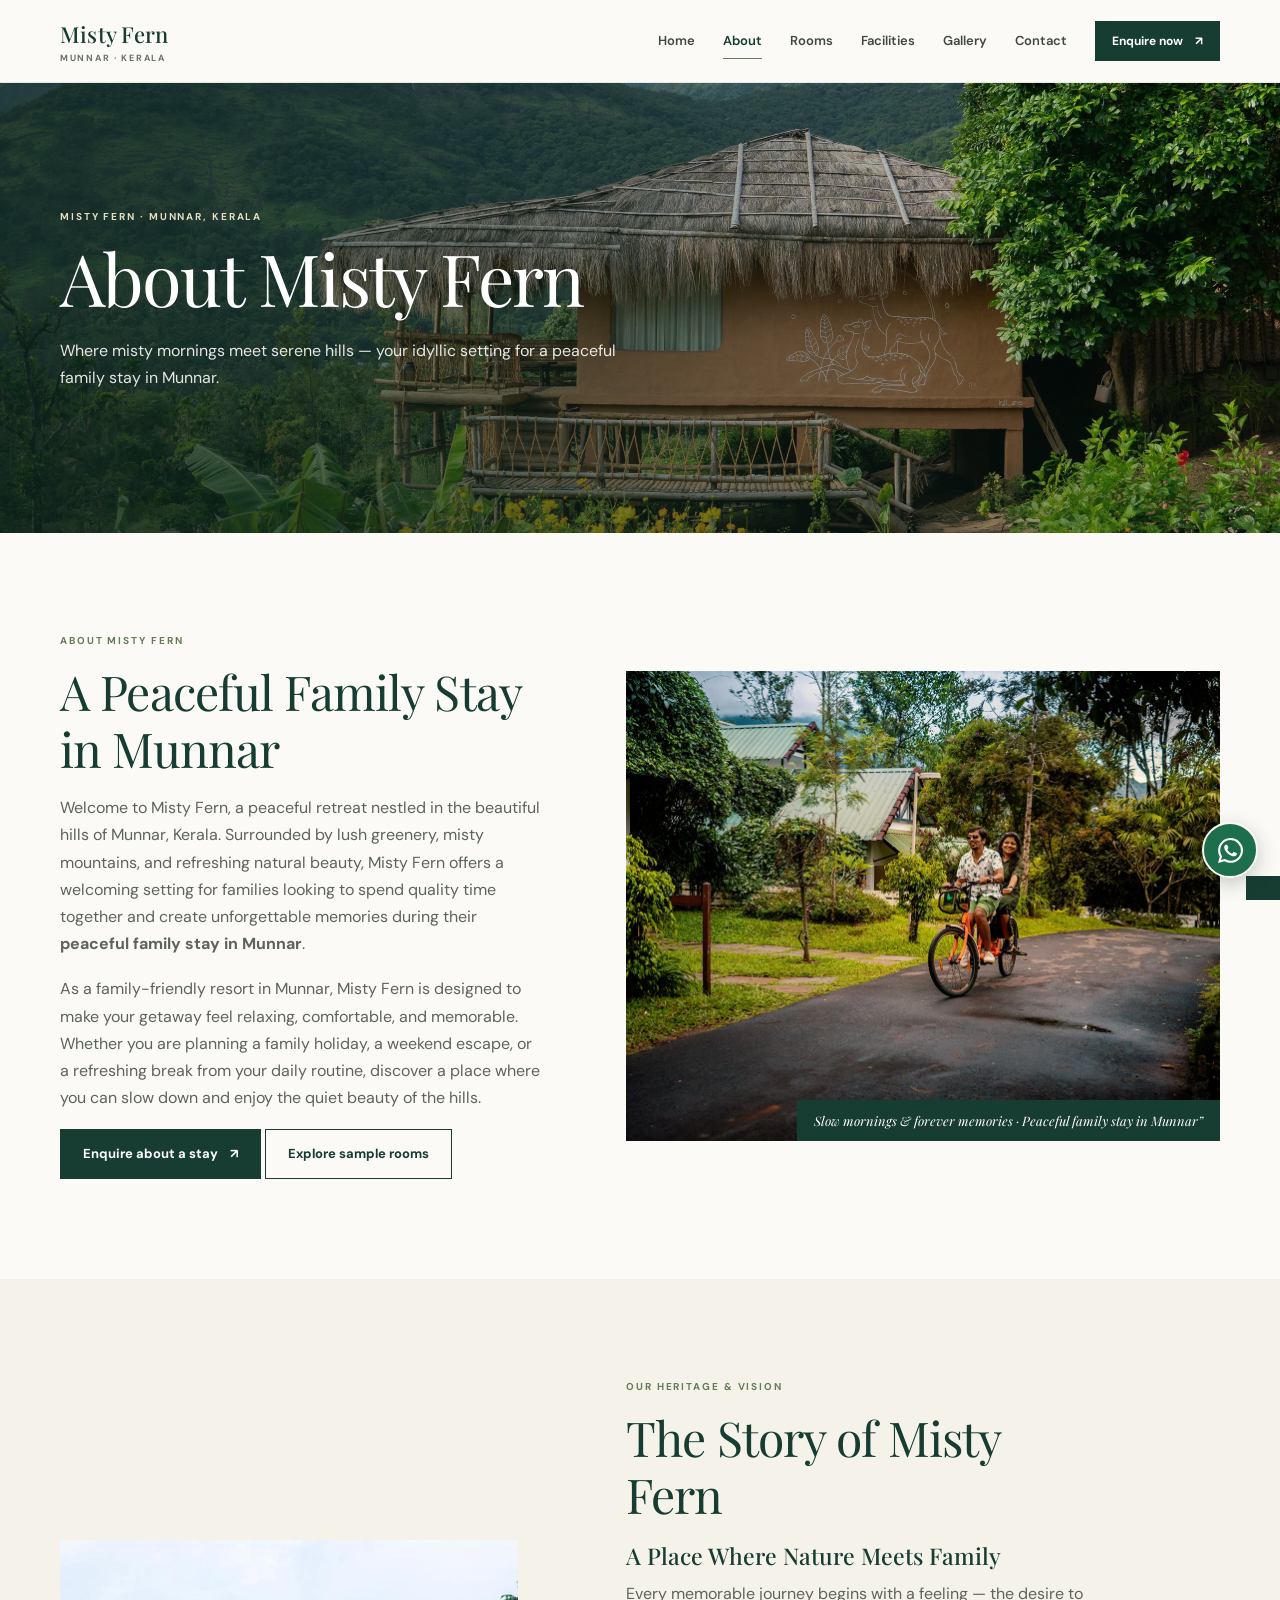
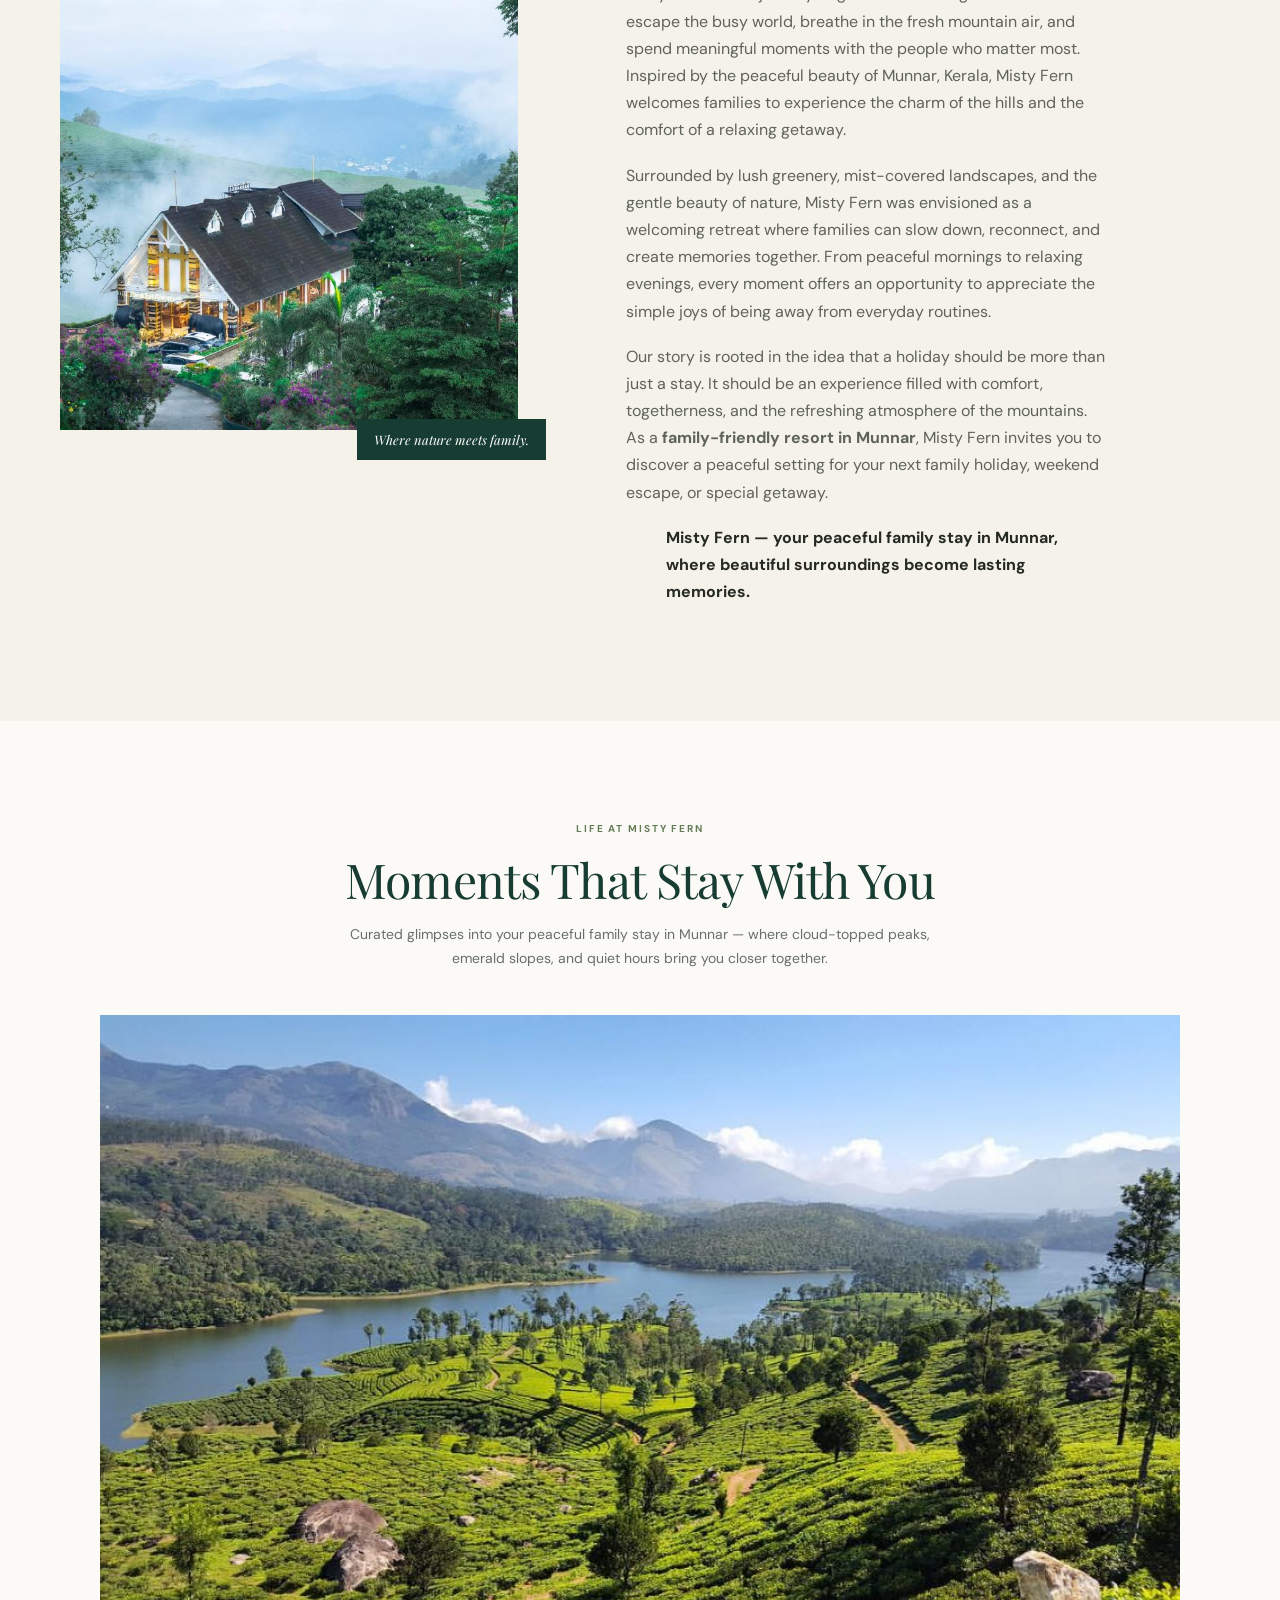
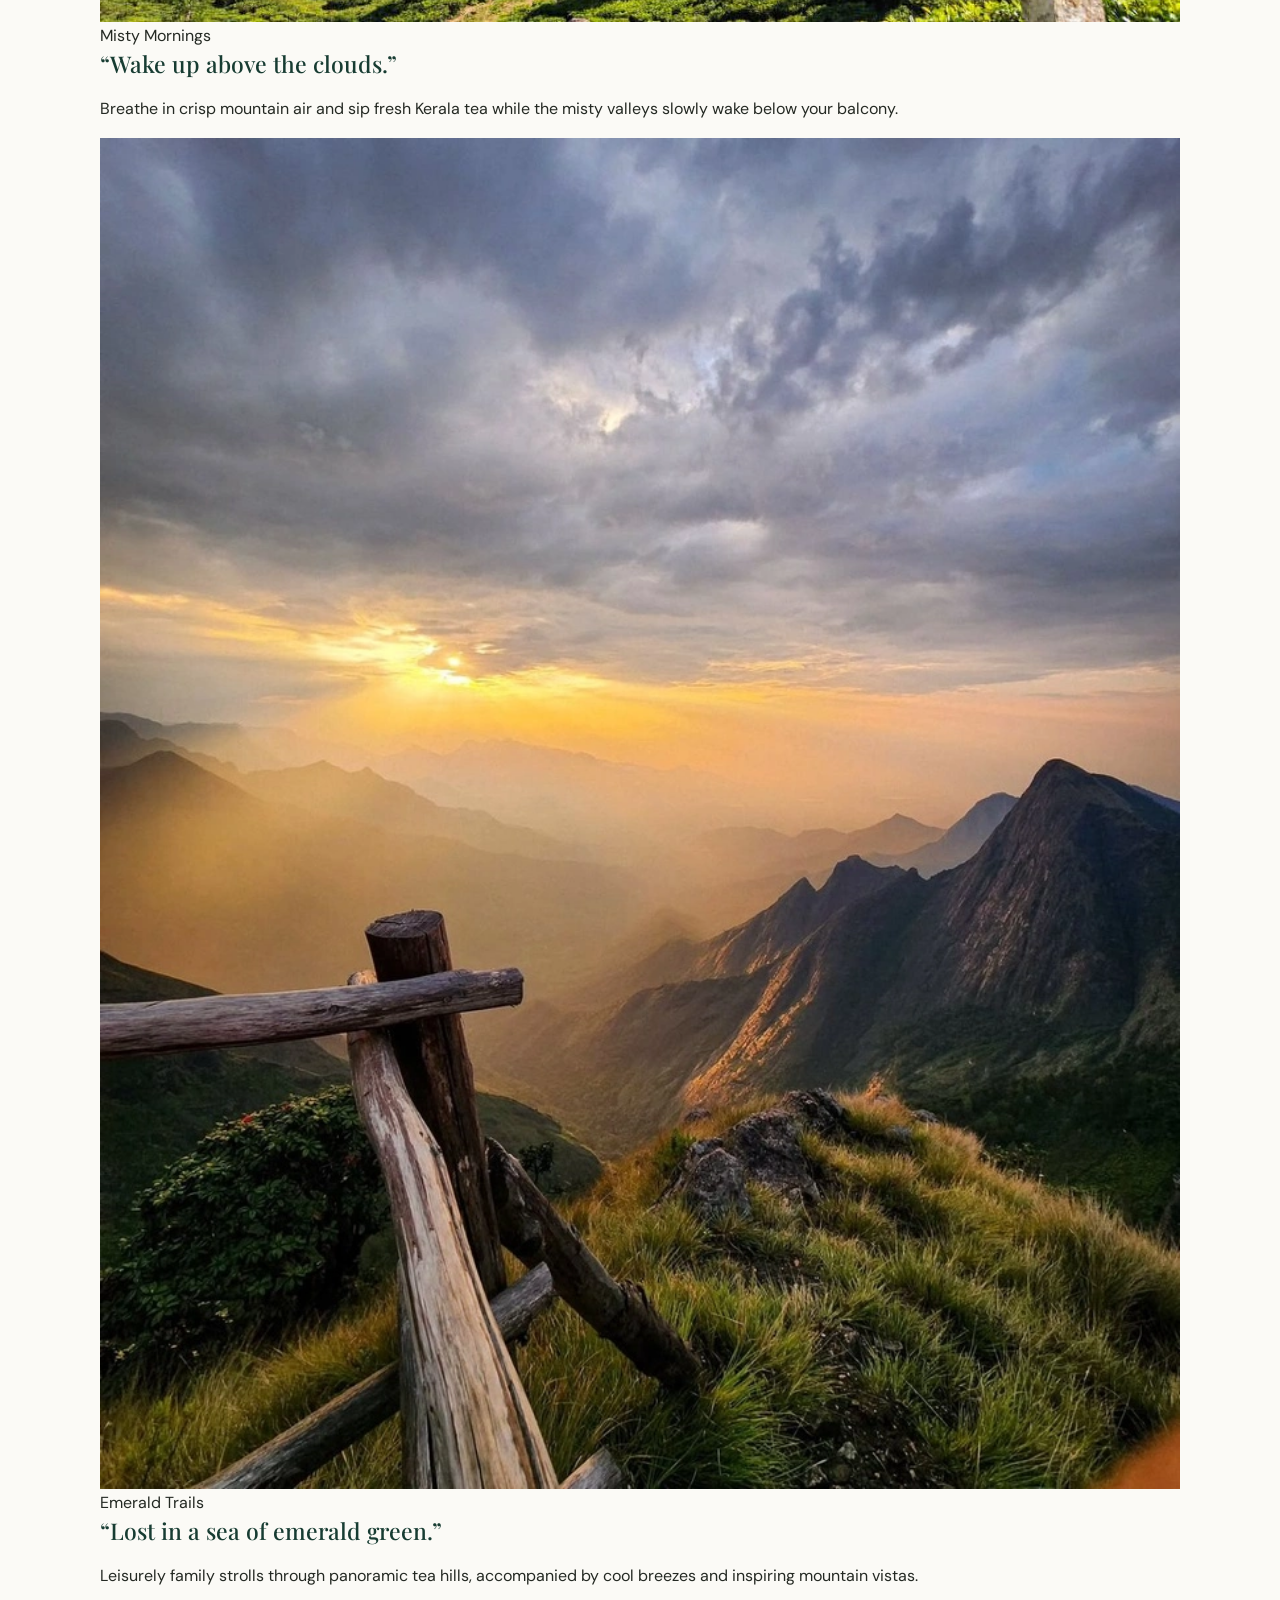
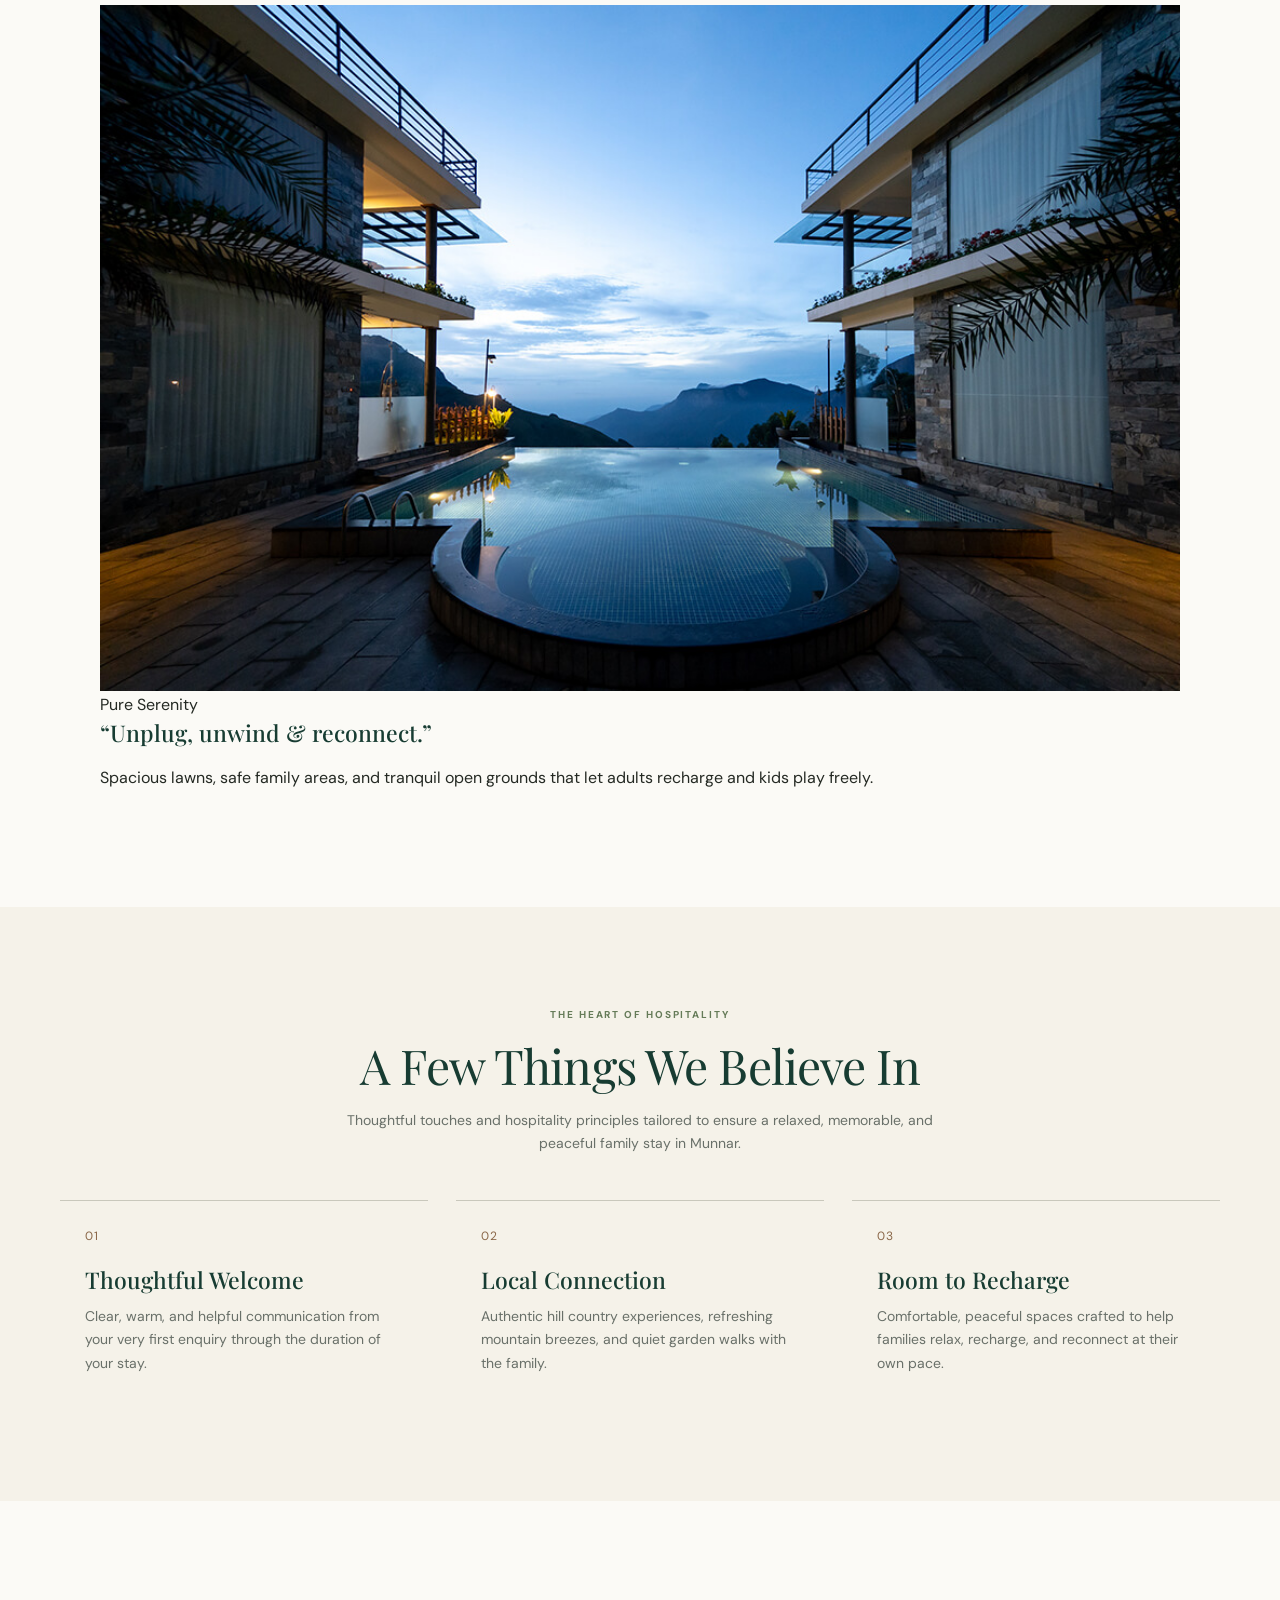
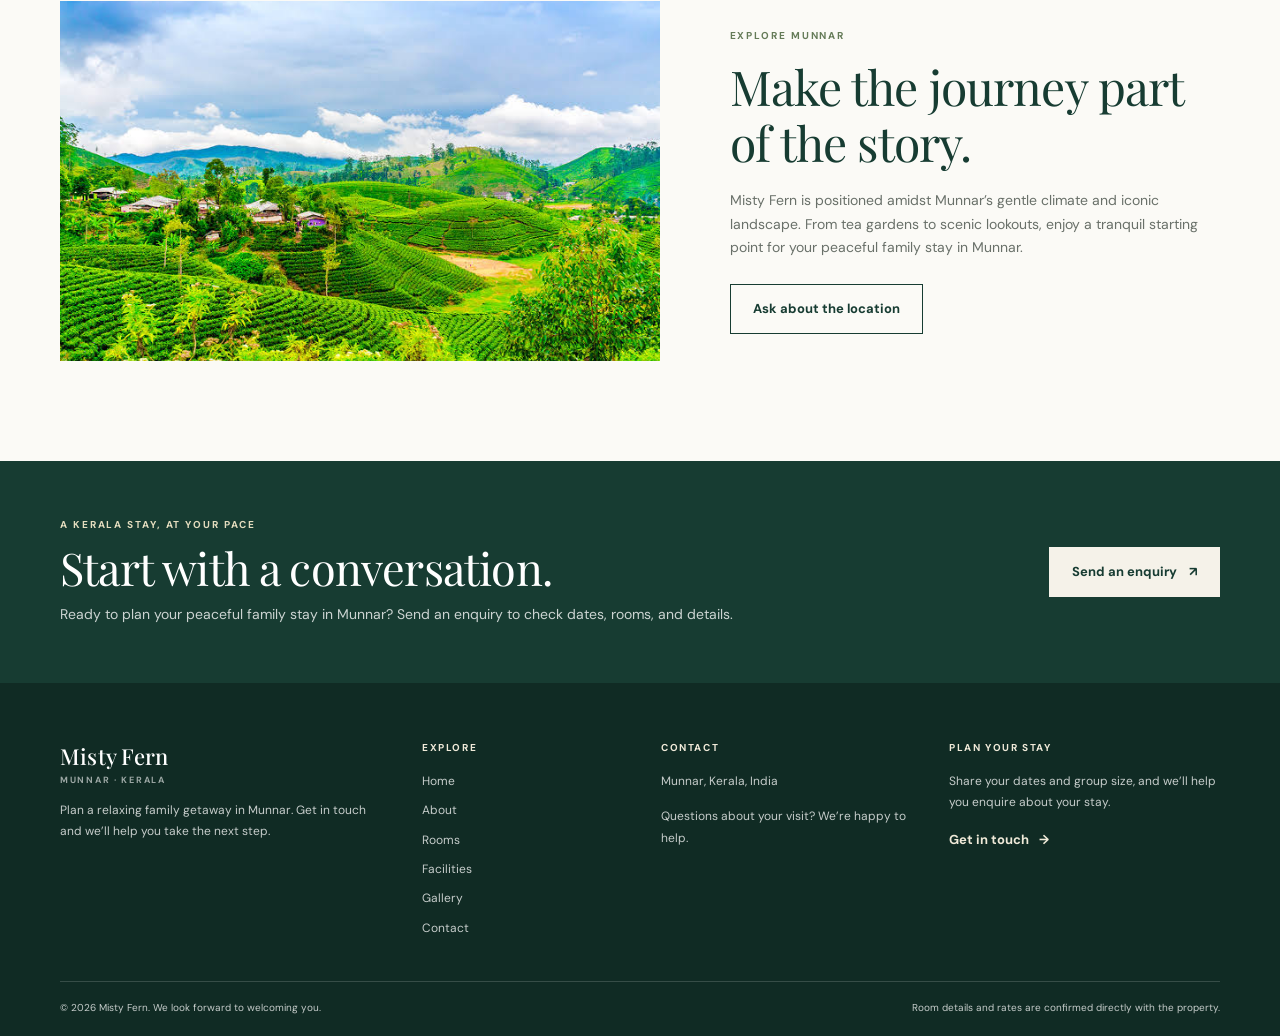
<file: about.html>
<!doctype html>
<html lang="en">

<head>
  <!-- Google tag (gtag.js) -->
  <script async src="https://www.googletagmanager.com/gtag/js?id=G-NYLX27RBE4"></script>
  <script>
    window.dataLayer = window.dataLayer || [];
    function gtag() { dataLayer.push(arguments); }
    gtag('js', new Date());

    gtag('config', 'G-NYLX27RBE4');
  </script>
  <link rel="canonical" href="https://nithinvs4554-ai.github.io/munnar-resorts/about" />
  <meta charset="utf-8">
  <meta name="viewport" content="width=device-width, initial-scale=1">
  <meta name="theme-color" content="#173c32">
  <title>Peaceful Family Stay in Munnar | About Misty Fern Resort</title>
  <meta name="description"
    content="Discover Misty Fern, a peaceful family stay in Munnar, Kerala. Experience misty mountain views, quiet nature trails, and a truly peaceful family stay in Munnar.">
  <meta property="og:type" content="website">
  <meta property="og:title" content="About Misty Fern | Peaceful Family Stay in Munnar">
  <meta property="og:description"
    content="Surrounded by lush greenery and misty hills, Misty Fern offers the ideal setting for a peaceful family stay in Munnar. Enquire today.">
  <meta property="og:image"
    content="https://images.unsplash.com/photo-1448375240586-882707db888b?auto=format&fit=crop&w=1200&q=80">
  <link rel="icon" href="favicon.svg" type="image/svg+xml">
  <link rel="stylesheet" href="styles.css">
  <script src="config.js" defer></script>
  <script src="main.js" defer></script>
</head>

<body>
  <a class="skip-link" href="#main">Skip to content</a>
  <div id="site-header"></div>

  <main id="main">
    <!-- Hero Section -->
    <section class="page-hero">
      <img src="images/Cover.webp" alt="peaceful family stay in munnar" fetchpriority="high">
      <div class="page-hero-overlay"></div>
      <div class="container page-hero-content">
        <p class="eyebrow light">MISTY FERN · MUNNAR, KERALA</p>
        <h1>About Misty Fern</h1>
        <p>Where misty mornings meet serene hills — your idyllic setting for a peaceful family stay in Munnar.</p>
      </div>
    </section>

    <!-- Split Intro Section -->
    <section class="section-pad container split-section">
      <div class="split-copy">
        <p class="eyebrow">ABOUT MISTY FERN</p>
        <h2>A Peaceful Family Stay  in Munnar</h2>
        <p>Welcome to Misty Fern, a peaceful retreat nestled in the beautiful hills of Munnar, Kerala. Surrounded by lush greenery, misty mountains, and refreshing natural beauty, Misty Fern offers a welcoming setting for families looking to spend quality time together and create unforgettable memories during their <strong>peaceful family stay in Munnar</strong>.</p>
        <p>As a family-friendly resort in Munnar, Misty Fern is designed to make your getaway feel relaxing, comfortable, and memorable. Whether you are planning a family holiday, a weekend escape, or a refreshing break from your daily routine, discover a place where you can slow down and enjoy the quiet beauty of the hills.</p>
       
          <a class="button" href="contact.html#enquiry">Enquire about a stay <span aria-hidden="true">↗</span></a>
          <a class="button button-outline" href="rooms.html">Explore sample rooms</a>
        </div>
      </div>
      <div class="split-image">
        <img src="images/family.webp" alt="Family enjoying a leisurely bike ride outdoors during a peaceful family stay in Munnar at Misty Fern resort" loading="lazy">
        <span class="image-caption"> Slow mornings &amp; forever memories · Peaceful family stay in Munnar&rdquo;</span>
      </div>
    </section>

    <!-- The Story of Misty Fern Section -->
    <section class="soft-section section-pad">
      <div class="container split-section split-section-reverse">
        <div class="intro-photo photo-frame">
          <img src="images/hero image.jpg" alt="Panoramic view of misty mountains and emerald hills in Munnar, Kerala" loading="lazy">
          <span class="photo-caption">Where nature meets family.</span>
        </div>
        <div class="split-copy">
          <p class="eyebrow">OUR HERITAGE &amp; VISION</p>
          <h2>The Story of Misty Fern</h2>
          <h3 class="story-subheading">A Place Where Nature Meets Family</h3>
          <p>Every memorable journey begins with a feeling — the desire to escape the busy world, breathe in the fresh mountain air, and spend meaningful moments with the people who matter most. Inspired by the peaceful beauty of Munnar, Kerala, Misty Fern welcomes families to experience the charm of the hills and the comfort of a relaxing getaway.</p>
          <p>Surrounded by lush greenery, mist-covered landscapes, and the gentle beauty of nature, Misty Fern was envisioned as a welcoming retreat where families can slow down, reconnect, and create memories together. From peaceful mornings to relaxing evenings, every moment offers an opportunity to appreciate the simple joys of being away from everyday routines.</p>
          <p>Our story is rooted in the idea that a holiday should be more than just a stay. It should be an experience filled with comfort, togetherness, and the refreshing atmosphere of the mountains. As a <strong>family-friendly resort in Munnar</strong>, Misty Fern invites you to discover a peaceful setting for your next family holiday, weekend escape, or special getaway.</p>
         
          <blockquote class="story-highlight">
            <strong>Misty Fern — your peaceful family stay in Munnar, where beautiful surroundings become lasting memories.</strong>
          </blockquote>
        </div>
      </div>
    </section>

    <!-- Visual Story / Moments Gallery Section -->
    <section class="section-pad container">
      <div class="center-heading">
        <p class="eyebrow">LIFE AT MISTY FERN</p>
        <h2>Moments That Stay With You</h2>
        <p>Curated glimpses into your peaceful family stay in Munnar — where cloud-topped peaks, emerald slopes, and quiet hours bring you closer together.</p>
      </div>
      <div class="story-grid">
        <figure class="story-card">
          <div class="story-media">
            <img src="images/1ST IMAGE.jpg" alt="Cozy hillside cottage surrounded by lush tea garden greenery during a peaceful family stay in Munnar" loading="lazy">
            <span class="story-badge">Misty Mornings</span>
          </div>
          <figcaption class="story-caption">
            <h3>&ldquo;Wake up above the clouds.&rdquo;</h3>
            <p>Breathe in crisp mountain air and sip fresh Kerala tea while the misty valleys slowly wake below your balcony.</p>
          </figcaption>
        </figure>

        <figure class="story-card">
          <div class="story-media">
            <img src="images/2nd image.webp" alt="Scenic tea plantations and winding green slopes in Munnar Kerala" loading="lazy">
            <span class="story-badge">Emerald Trails</span>
          </div>
          <figcaption class="story-caption">
            <h3>&ldquo;Lost in a sea of emerald green.&rdquo;</h3>
            <p>Leisurely family strolls through panoramic tea hills, accompanied by cool breezes and inspiring mountain vistas.</p>
          </figcaption>
        </figure>

        <figure class="story-card">
          <div class="story-media">
            <img src="images/facilities.jpg" alt="Peaceful outdoor lawn and resort facilities at Misty Fern family resort in Munnar" loading="lazy">
            <span class="story-badge">Pure Serenity</span>
          </div>
          <figcaption class="story-caption">
            <h3>&ldquo;Unplug, unwind &amp; reconnect.&rdquo;</h3>
            <p>Spacious lawns, safe family areas, and tranquil open grounds that let adults recharge and kids play freely.</p>
          </figcaption>
        </figure>
      </div>
    </section>

    <!-- Hospitality Values Section -->
    <section class="soft-section section-pad">
      <div class="container">
        <div class="center-heading">
          <p class="eyebrow">THE HEART OF HOSPITALITY</p>
          <h2>A Few Things We Believe In</h2>
          <p>Thoughtful touches and hospitality principles tailored to ensure a relaxed, memorable, and peaceful family stay in Munnar.</p>
        </div>
        <div class="belief-grid">
          <article>
            <span>01</span>
            <h3>Thoughtful Welcome</h3>
            <p>Clear, warm, and helpful communication from your very first enquiry through the duration of your stay.</p>
          </article>
          <article>
            <span>02</span>
            <h3>Local Connection</h3>
            <p>Authentic hill country experiences, refreshing mountain breezes, and quiet garden walks with the family.</p>
          </article>
          <article>
            <span>03</span>
            <h3>Room to Recharge</h3>
            <p>Comfortable, peaceful spaces crafted to help families relax, recharge, and reconnect at their own pace.</p>
          </article>
        </div>
      </div>
    </section>

    <!-- Explore Munnar Nearby Section -->
    <section class="section-pad container nearby-section">
      <div class="nearby-image">
        <img src="images/2nd image.jpg" alt="Mist-covered hills and reflective lake in Munnar, Kerala" loading="lazy">
        <span class="image-caption"> </span>
      </div>
      <div>
        <p class="eyebrow">EXPLORE MUNNAR</p>
        <h2>Make the journey part of the story.</h2>
        <p>Misty Fern is positioned amidst Munnar’s gentle climate and iconic landscape. From tea gardens to scenic lookouts, enjoy a tranquil starting point for your peaceful family stay in Munnar.</p>
        <a class="button button-outline" href="contact.html#enquiry">Ask about the location</a>
      </div>
    </section>

    <!-- Call to Action Banner -->
    <section class="booking-strip">
      <div class="container booking-strip-inner">
        <div>
          <p class="eyebrow light">A KERALA STAY, AT YOUR PACE</p>
          <h2>Start with a conversation.</h2>
          <p>Ready to plan your peaceful family stay in Munnar? Send an enquiry to check dates, rooms, and details.</p>
        </div>
        <a class="button button-light" href="contact.html#enquiry">Send an enquiry <span aria-hidden="true">↗</span></a>
      </div>
    </section>
  </main>

  <div id="site-footer"></div>
</body>

</html>
</file>
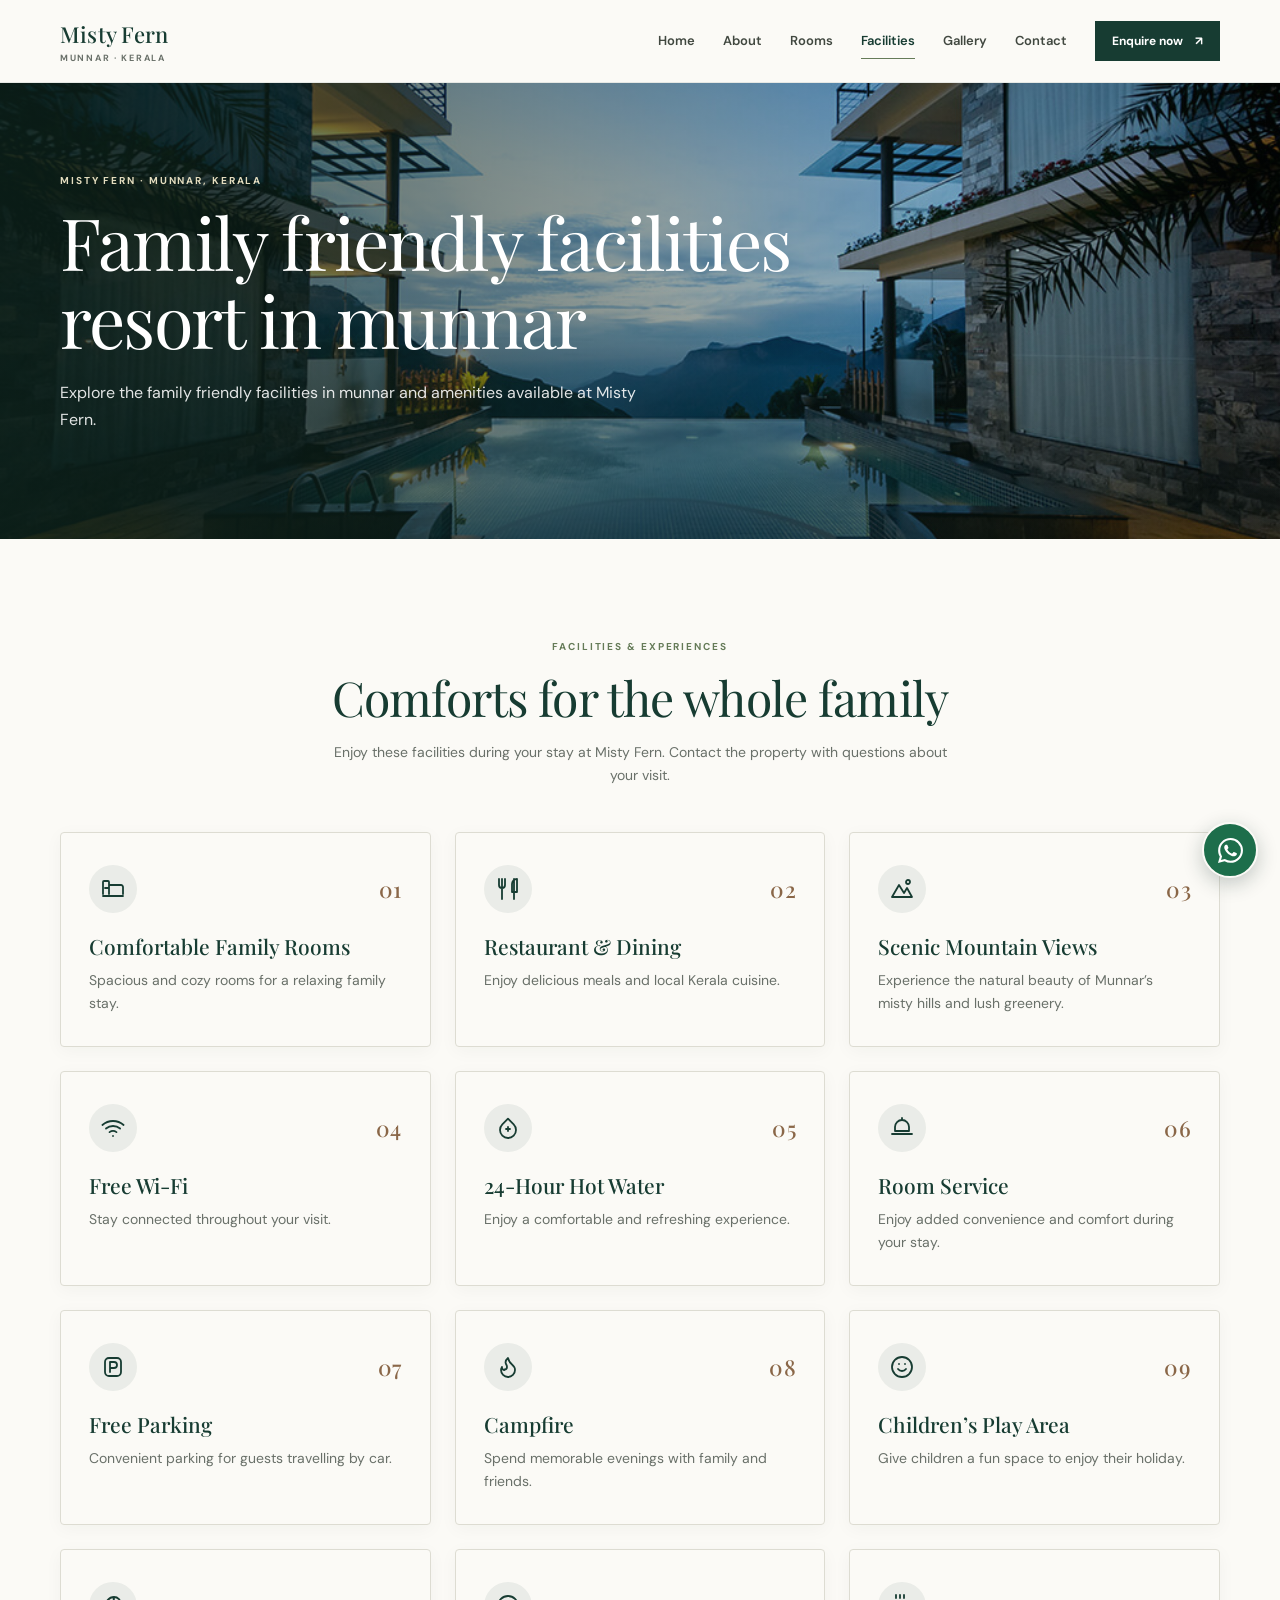
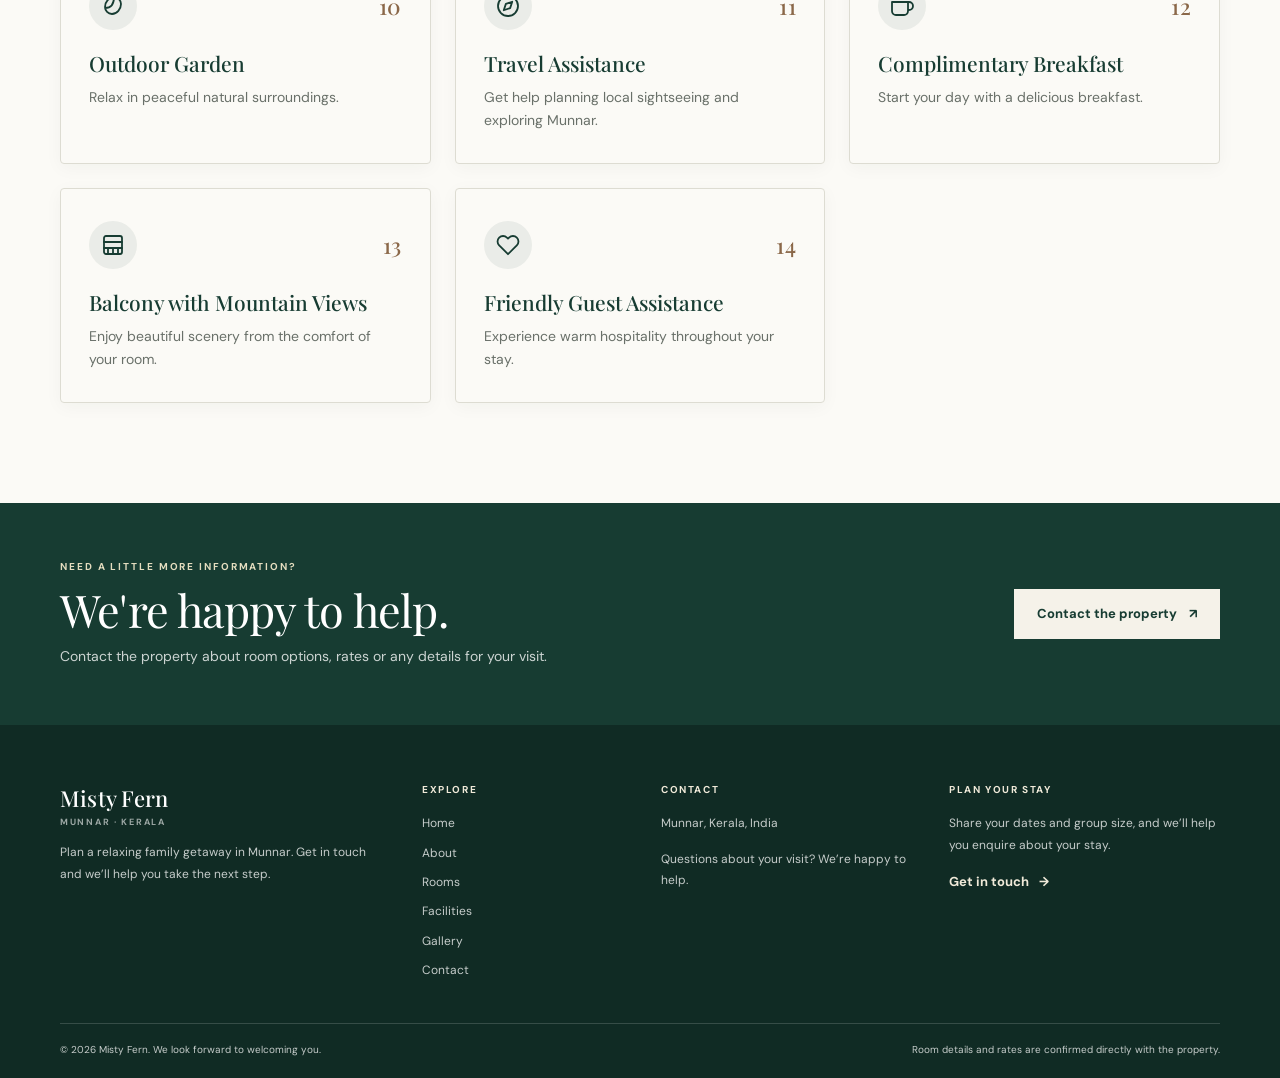
<file: facilities.html>
<!doctype html>
<html lang="en">
<head>
  <link rel="canonical" href="https://nithinvs4554-ai.github.io/munnar-resorts/facilities" />
  <meta charset="utf-8"><meta name="viewport" content="width=device-width, initial-scale=1"><meta name="theme-color" content="#173c32">
  <title>Family freindly facilities| Misty Fern, Munnar</title>
  <meta name="description" content="Explore confirmed family freindly facilities at Misty Fern in Munnar, including dining, Wi-Fi, parking, garden space and travel assistance.">
  <meta property="og:type" content="website"><meta property="og:title" content="Facilities | Misty Fern, Munnar"><meta property="og:description" content="Explore the family facilities available at Misty Fern in Munnar, Kerala."><meta property="og:image" content="https://images.unsplash.com/photo-1448375240586-882707db888b?auto=format&fit=crop&w=1200&q=80">
  <link rel="icon" href="favicon.svg" type="image/svg+xml"><link rel="stylesheet" href="styles.css"><script src="config.js" defer></script><script src="main.js" defer></script>
</head>
<body><a class="skip-link" href="#main">Skip to content</a><div id="site-header"></div>
<main id="main">
  <section class="page-hero"><img src="images/facilities.jpg" alt="A green forest canopy" fetchpriority="high"><div class="page-hero-overlay"></div><div class="container page-hero-content"><p class="eyebrow light">MISTY FERN · MUNNAR, KERALA</p><h1>Family friendly facilities resort in munnar</h1><p>Explore the family friendly facilities in munnar and amenities available at Misty Fern.</p></div></section>
  <section class="section-pad container"><div class="center-heading"><p class="eyebrow">FACILITIES &amp; EXPERIENCES</p><h2>Comforts for the whole family</h2><p>Enjoy these facilities during your stay at Misty Fern. Contact the property with questions about your visit.</p></div>
    <div class="confirmed-facilities">
      <article class="confirmed-facility">
        <div class="confirmed-facility-header">
          <div class="facility-icon" aria-hidden="true">
            <svg width="24" height="24" viewBox="0 0 24 24" fill="none" stroke="currentColor" stroke-width="1.8" stroke-linecap="round" stroke-linejoin="round"><path d="M2 19h20M2 17V5a1 1 0 0 1 1-1h4a1 1 0 0 1 1 1v12M22 17v-7a2 2 0 0 0-2-2H8M4 11h4"/></svg>
          </div>
          <span class="facility-num" aria-hidden="true">01</span>
        </div>
        <div class="confirmed-facility-copy">
          <h3>Comfortable Family Rooms</h3>
          <p>Spacious and cozy rooms for a relaxing family stay.</p>
        </div>
      </article>

      <article class="confirmed-facility">
        <div class="confirmed-facility-header">
          <div class="facility-icon" aria-hidden="true">
            <svg width="24" height="24" viewBox="0 0 24 24" fill="none" stroke="currentColor" stroke-width="1.8" stroke-linecap="round" stroke-linejoin="round"><path d="M18 2v20M21 15V2a5 5 0 0 0-5 5v8h5ZM6 2v20M3 2v6a3 3 0 0 0 6 0V2"/></svg>
          </div>
          <span class="facility-num" aria-hidden="true">02</span>
        </div>
        <div class="confirmed-facility-copy">
          <h3>Restaurant &amp; Dining</h3>
          <p>Enjoy delicious meals and local Kerala cuisine.</p>
        </div>
      </article>

      <article class="confirmed-facility">
        <div class="confirmed-facility-header">
          <div class="facility-icon" aria-hidden="true">
            <svg width="24" height="24" viewBox="0 0 24 24" fill="none" stroke="currentColor" stroke-width="1.8" stroke-linecap="round" stroke-linejoin="round"><path d="m2 20 7-12 5 8 3-5 5 9H2Z"/><circle cx="18" cy="5" r="2"/></svg>
          </div>
          <span class="facility-num" aria-hidden="true">03</span>
        </div>
        <div class="confirmed-facility-copy">
          <h3>Scenic Mountain Views</h3>
          <p>Experience the natural beauty of Munnar’s misty hills and lush greenery.</p>
        </div>
      </article>

      <article class="confirmed-facility">
        <div class="confirmed-facility-header">
          <div class="facility-icon" aria-hidden="true">
            <svg width="24" height="24" viewBox="0 0 24 24" fill="none" stroke="currentColor" stroke-width="1.8" stroke-linecap="round" stroke-linejoin="round"><path d="M5 12.55a11 11 0 0 1 14.08 0M1.42 9a16 16 0 0 1 21.16 0M8.53 16.11a6 6 0 0 1 6.95 0M12 20h.01"/></svg>
          </div>
          <span class="facility-num" aria-hidden="true">04</span>
        </div>
        <div class="confirmed-facility-copy">
          <h3>Free Wi-Fi</h3>
          <p>Stay connected throughout your visit.</p>
        </div>
      </article>

      <article class="confirmed-facility">
        <div class="confirmed-facility-header">
          <div class="facility-icon" aria-hidden="true">
            <svg width="24" height="24" viewBox="0 0 24 24" fill="none" stroke="currentColor" stroke-width="1.8" stroke-linecap="round" stroke-linejoin="round"><path d="M12 2.69l5.66 5.66a8 8 0 1 1-11.31 0zM12 11v4M10 13h4"/></svg>
          </div>
          <span class="facility-num" aria-hidden="true">05</span>
        </div>
        <div class="confirmed-facility-copy">
          <h3>24-Hour Hot Water</h3>
          <p>Enjoy a comfortable and refreshing experience.</p>
        </div>
      </article>

      <article class="confirmed-facility">
        <div class="confirmed-facility-header">
          <div class="facility-icon" aria-hidden="true">
            <svg width="24" height="24" viewBox="0 0 24 24" fill="none" stroke="currentColor" stroke-width="1.8" stroke-linecap="round" stroke-linejoin="round"><path d="M2 18h20M12 4a7 7 0 0 0-7 7v4h14v-4a7 7 0 0 0-7-7zM12 2v2"/></svg>
          </div>
          <span class="facility-num" aria-hidden="true">06</span>
        </div>
        <div class="confirmed-facility-copy">
          <h3>Room Service</h3>
          <p>Enjoy added convenience and comfort during your stay.</p>
        </div>
      </article>

      <article class="confirmed-facility">
        <div class="confirmed-facility-header">
          <div class="facility-icon" aria-hidden="true">
            <svg width="24" height="24" viewBox="0 0 24 24" fill="none" stroke="currentColor" stroke-width="1.8" stroke-linecap="round" stroke-linejoin="round"><rect x="4" y="3" width="16" height="18" rx="4"/><path d="M9 17V7h4a3 3 0 0 1 0 6H9"/></svg>
          </div>
          <span class="facility-num" aria-hidden="true">07</span>
        </div>
        <div class="confirmed-facility-copy">
          <h3>Free Parking</h3>
          <p>Convenient parking for guests travelling by car.</p>
        </div>
      </article>

      <article class="confirmed-facility">
        <div class="confirmed-facility-header">
          <div class="facility-icon" aria-hidden="true">
            <svg width="24" height="24" viewBox="0 0 24 24" fill="none" stroke="currentColor" stroke-width="1.8" stroke-linecap="round" stroke-linejoin="round"><path d="M8.5 14.5A2.5 2.5 0 0 0 11 12c0-1.38-.5-2-1-3-1.07-2.14-.22-4.05 2-6 .5 2.5 2 4.9 4 6.5 2 1.6 3 3.5 3 5.5a7 7 0 1 1-14 0c0-1.15.43-2.29 1-3a2.5 2.5 0 0 0 2.5 3z"/></svg>
          </div>
          <span class="facility-num" aria-hidden="true">08</span>
        </div>
        <div class="confirmed-facility-copy">
          <h3>Campfire</h3>
          <p>Spend memorable evenings with family and friends.</p>
        </div>
      </article>

      <article class="confirmed-facility">
        <div class="confirmed-facility-header">
          <div class="facility-icon" aria-hidden="true">
            <svg width="24" height="24" viewBox="0 0 24 24" fill="none" stroke="currentColor" stroke-width="1.8" stroke-linecap="round" stroke-linejoin="round"><circle cx="12" cy="12" r="10"/><path d="M8 14s1.5 2 4 2 4-2 4-2M9 9h.01M15 9h.01"/></svg>
          </div>
          <span class="facility-num" aria-hidden="true">09</span>
        </div>
        <div class="confirmed-facility-copy">
          <h3>Children’s Play Area</h3>
          <p>Give children a fun space to enjoy their holiday.</p>
        </div>
      </article>

      <article class="confirmed-facility">
        <div class="confirmed-facility-header">
          <div class="facility-icon" aria-hidden="true">
            <svg width="24" height="24" viewBox="0 0 24 24" fill="none" stroke="currentColor" stroke-width="1.8" stroke-linecap="round" stroke-linejoin="round"><path d="M11 20A7 7 0 0 1 4 13C4 8 8 3 13 3c0 7-3 11-9 11M13 3a7 7 0 0 1 7 7c0 5-4 10-9 10"/></svg>
          </div>
          <span class="facility-num" aria-hidden="true">10</span>
        </div>
        <div class="confirmed-facility-copy">
          <h3>Outdoor Garden</h3>
          <p>Relax in peaceful natural surroundings.</p>
        </div>
      </article>

      <article class="confirmed-facility">
        <div class="confirmed-facility-header">
          <div class="facility-icon" aria-hidden="true">
            <svg width="24" height="24" viewBox="0 0 24 24" fill="none" stroke="currentColor" stroke-width="1.8" stroke-linecap="round" stroke-linejoin="round"><circle cx="12" cy="12" r="10"/><polygon points="16.24 7.76 14.12 14.12 7.76 16.24 9.88 9.88 16.24 7.76"/></svg>
          </div>
          <span class="facility-num" aria-hidden="true">11</span>
        </div>
        <div class="confirmed-facility-copy">
          <h3>Travel Assistance</h3>
          <p>Get help planning local sightseeing and exploring Munnar.</p>
        </div>
      </article>

      <article class="confirmed-facility">
        <div class="confirmed-facility-header">
          <div class="facility-icon" aria-hidden="true">
            <svg width="24" height="24" viewBox="0 0 24 24" fill="none" stroke="currentColor" stroke-width="1.8" stroke-linecap="round" stroke-linejoin="round"><path d="M18 8h1a4 4 0 0 1 0 8h-1M2 8h16v9a4 4 0 0 1-4 4H6a4 4 0 0 1-4-4V8zM6 1v3M10 1v3M14 1v3"/></svg>
          </div>
          <span class="facility-num" aria-hidden="true">12</span>
        </div>
        <div class="confirmed-facility-copy">
          <h3>Complimentary Breakfast</h3>
          <p>Start your day with a delicious breakfast.</p>
        </div>
      </article>

      <article class="confirmed-facility">
        <div class="confirmed-facility-header">
          <div class="facility-icon" aria-hidden="true">
            <svg width="24" height="24" viewBox="0 0 24 24" fill="none" stroke="currentColor" stroke-width="1.8" stroke-linecap="round" stroke-linejoin="round"><rect x="3" y="3" width="18" height="18" rx="2"/><path d="M3 15h18M7 15v6M12 15v6M17 15v6M3 9h18"/></svg>
          </div>
          <span class="facility-num" aria-hidden="true">13</span>
        </div>
        <div class="confirmed-facility-copy">
          <h3>Balcony with Mountain Views</h3>
          <p>Enjoy beautiful scenery from the comfort of your room.</p>
        </div>
      </article>

      <article class="confirmed-facility">
        <div class="confirmed-facility-header">
          <div class="facility-icon" aria-hidden="true">
            <svg width="24" height="24" viewBox="0 0 24 24" fill="none" stroke="currentColor" stroke-width="1.8" stroke-linecap="round" stroke-linejoin="round"><path d="M20.84 4.61a5.5 5.5 0 0 0-7.78 0L12 5.67l-1.06-1.06a5.5 5.5 0 0 0-7.78 7.78l1.06 1.06L12 21.23l7.78-7.78 1.06-1.06a5.5 5.5 0 0 0 0-7.78z"/></svg>
          </div>
          <span class="facility-num" aria-hidden="true">14</span>
        </div>
        <div class="confirmed-facility-copy">
          <h3>Friendly Guest Assistance</h3>
          <p>Experience warm hospitality throughout your stay.</p>
        </div>
      </article>
    </div>
  </section>
  <section class="booking-strip"><div class="container booking-strip-inner"><div><p class="eyebrow light">NEED A LITTLE MORE INFORMATION?</p><h2>We're happy to help.</h2><p>Contact the property about room options, rates or any details for your visit.</p></div><a class="button button-light" href="contact.html#enquiry">Contact the property <span aria-hidden="true">↗</span></a></div></section>
</main><div id="site-footer"></div></body></html>
</file>
<file: styles.css>
@import url('https://fonts.googleapis.com/css2?family=DM+Sans:wght@400;500;600;700&family=Playfair+Display:wght@400;500;600&display=swap');

:root{--forest:#173c32;--forest-deep:#102b24;--moss:#657b58;--cream:#f5f2e9;--paper:#fbfaf6;--earth:#8a6748;--ink:#242923;--muted:#697069;--line:#dddcd2;--white:#fff;--serif:'Playfair Display',Georgia,serif;--sans:'DM Sans',Arial,sans-serif;--content:1160px}
*{box-sizing:border-box}
html{scroll-behavior:smooth;scroll-padding-top:92px}
body{margin:0;background:var(--paper);color:var(--ink);font:16px/1.7 var(--sans);-webkit-font-smoothing:antialiased}
img{display:block;width:100%;height:auto}
a{color:inherit}
button,input,select,textarea{font:inherit}
button,a{-webkit-tap-highlight-color:transparent}
a:focus-visible,button:focus-visible,input:focus-visible,select:focus-visible,textarea:focus-visible{outline:3px solid #bf8748;outline-offset:3px}
.container{width:min(var(--content),calc(100% - 48px));margin-inline:auto}
.section-pad{padding-block:100px}
.skip-link{position:absolute;z-index:100;top:12px;left:12px;padding:10px 16px;background:var(--white);transform:translateY(-160%);color:var(--forest)}
.skip-link:focus{transform:translateY(0)}
.site-header{position:sticky;z-index:50;top:0;background:rgba(251,250,246,.96);backdrop-filter:blur(14px);border-bottom:1px solid rgba(23,60,50,.09)}
.nav-wrap{height:82px;display:flex;align-items:center;justify-content:space-between;gap:28px}
.brand{display:inline-flex;flex-direction:column;text-decoration:none;line-height:1.1;flex-shrink:0}
.brand-name{font:500 22px var(--serif);color:var(--forest);letter-spacing:.01em}
.brand-sub{margin-top:5px;color:var(--muted);font-size:9px;font-weight:700;letter-spacing:.19em;text-transform:uppercase}
.nav-links{display:flex;align-items:center;gap:28px}
.nav-links>a:not(.button){position:relative;text-decoration:none;color:#414840;font-size:13px;font-weight:600}
.nav-links>a:not(.button):after{position:absolute;right:0;bottom:-7px;left:0;height:1px;background:var(--moss);content:"";transform:scaleX(0);transform-origin:left;transition:transform .2s}
.nav-links>a[aria-current=page]:after,.nav-links>a:not(.button):hover:after{transform:scaleX(1)}
.nav-links>a[aria-current=page]{color:var(--forest)}
.menu-toggle{display:none;width:44px;height:44px;padding:10px;border:1px solid var(--line);border-radius:50%;background:transparent;color:var(--forest);cursor:pointer}
.menu-toggle span{display:block;width:20px;height:1px;margin:5px auto;background:currentColor}
.button{display:inline-flex;min-height:50px;align-items:center;justify-content:center;gap:12px;padding:12px 22px;border:1px solid var(--forest);background:var(--forest);color:var(--white);font-size:13px;font-weight:700;text-decoration:none;transition:background .2s,color .2s,transform .2s}
.button:hover{transform:translateY(-2px);background:var(--forest-deep)}
.button-small{min-height:40px;padding:8px 16px;font-size:12px}
.button-light{border-color:var(--cream);background:var(--cream);color:var(--forest)}
.button-light:hover{background:var(--white);color:var(--forest)}
.button-outline,.button-outline-light{background:transparent;color:var(--forest)}
.button-outline:hover{background:var(--forest);color:var(--white)}
.button-outline-light{border-color:rgba(255,255,255,.7);color:var(--white)}
.button-outline-light:hover{background:var(--white);color:var(--forest)}
.button-row{display:flex;flex-wrap:wrap;gap:14px;margin-top:30px}
.hero{position:relative;display:flex;min-height:min(740px,calc(100svh - 82px));align-items:center;overflow:hidden;background:var(--forest-deep);color:white}
.hero-image,.hero-shade,.page-hero>img,.page-hero-overlay{position:absolute;inset:0;width:100%;height:100%;object-fit:cover}
.hero-image{object-position:center 55%}
.hero-shade,.page-hero-overlay{background:linear-gradient(90deg,rgba(13,36,29,.77) 0%,rgba(13,36,29,.46) 48%,rgba(13,36,29,.08) 100%),linear-gradient(0deg,rgba(12,29,24,.28),transparent 55%)}
.hero-content{position:relative;z-index:1;padding-block:90px}
.hero h1,.page-hero h1{max-width:790px;margin:15px 0 20px;font:400 clamp(48px,7vw,82px)/1.08 var(--serif);letter-spacing:-.025em}
.eyebrow{margin:0 0 15px;color:var(--moss);font-size:10px;font-weight:700;letter-spacing:.19em;line-height:1.5}
.eyebrow.light{color:#e4ddbf}
.hero-copy{max-width:550px;color:rgba(255,255,255,.9);font-size:17px}
.placeholder-note{color:#716e63;font-size:12px;font-style:italic}
.hero-note{margin-top:25px;color:rgba(255,255,255,.76)}
.hero-index{position:absolute;right:4%;bottom:35px;color:rgba(255,255,255,.8);font-size:10px;letter-spacing:.2em}
.intro-section{display:grid;grid-template-columns:1fr .85fr;align-items:center;gap:95px}
.photo-frame{position:relative;padding:0 28px 30px 0}
.photo-frame:before{position:absolute;z-index:0;right:0;bottom:0;width:70%;height:70%;background:var(--cream);content:""}
.photo-frame img{position:relative;z-index:1;height:490px;object-fit:cover}
.photo-caption,.image-caption{position:absolute;z-index:2;right:0;bottom:0;padding:12px 17px;background:var(--forest);color:white;font:italic 13px var(--serif)}
.intro-copy{max-width:440px}
h2{margin:0 0 18px;font:400 clamp(34px,4vw,48px)/1.18 var(--serif);letter-spacing:-.018em;color:var(--forest)}
h3{margin:0 0 10px;color:var(--forest);font:500 23px/1.3 var(--serif)}
.intro-copy>p:not(.eyebrow),.split-copy>p:not(.eyebrow){margin:0 0 18px;color:#5e635c}
.text-link{display:inline-flex;align-items:center;gap:10px;margin-top:15px;color:var(--forest);font-size:13px;font-weight:700;text-decoration:none}
.text-link span{transition:transform .2s}
.text-link:hover span{transform:translateX(4px)}
.rooms-section,.gallery-preview,.soft-section{background:var(--cream)}
.section-heading{display:flex;align-items:end;justify-content:space-between;gap:20px;margin-bottom:27px}
.section-heading h2,.center-heading h2{margin-bottom:0}
.section-heading>.text-link{flex-shrink:0}
.room-grid{display:grid;grid-template-columns:repeat(3,1fr);gap:24px;margin-top:25px}
.room-card{background:var(--paper)}
.card-image{position:relative;display:block;overflow:hidden}
.card-image img{height:250px;object-fit:cover;transition:transform .5s}
.room-card:hover .card-image img{transform:scale(1.04)}
.image-tag{position:absolute;top:14px;left:14px;padding:6px 9px;background:rgba(251,250,246,.93);color:var(--forest);font-size:9px;font-weight:700;letter-spacing:.12em}
.room-card-body{padding:24px}
.room-card-body h3{margin:0 0 9px}
.room-card-body>p:not(.eyebrow){min-height:52px;margin:0 0 18px;color:var(--muted);font-size:13px}
.room-meta{display:flex;flex-direction:column;gap:6px;padding:15px 0;border-top:1px solid var(--line);color:var(--muted);font-size:11px}
.price{color:var(--muted);font-size:11px}
.price strong{color:var(--forest);font:500 18px var(--serif)}
.card-actions{display:flex;align-items:center;justify-content:space-between;gap:8px}
.card-actions .text-link{margin:0;font-size:12px}
.quote-band{padding:78px 0;background:linear-gradient(100deg,rgba(17,51,42,.94),rgba(29,69,54,.87)),url("https://images.unsplash.com/photo-1470252649378-9c29740c9fa8?auto=format&fit=crop&w=1800&q=75") center 48%/cover;color:white}
.quote-inner{max-width:760px;text-align:center}
.quote-inner h2{margin:0 0 26px;color:white;font-size:clamp(38px,5vw,58px)}
.feature-grid{display:grid;grid-template-columns:repeat(4,1fr);gap:22px;margin-top:28px}
.facility-note-panel{display:flex;align-items:center;justify-content:space-between;gap:28px;padding:28px 32px;background:var(--cream)}
.facility-note-panel p{max-width:700px;margin:0;color:#5e635c;font-size:14px}
.facility-note-panel p .text-link{display:flex;width:max-content;margin-top:8px}
.facility-empty{min-height:160px;justify-content:center}
.facility-empty p{max-width:530px}
.facility-empty strong{color:var(--forest);font:500 23px var(--serif)}
.feature-card{min-height:245px;padding:27px 23px;border:1px solid var(--line);background:var(--paper)}
.feature-icon{display:block;margin-bottom:22px;color:var(--earth);font:32px var(--serif)}
.feature-card h3{font-size:21px}
.feature-card p{margin:0 0 12px;color:var(--muted);font-size:13px}
.verify-label{display:inline-block;margin-top:5px;color:#77684c;font-size:10px;font-weight:700;letter-spacing:.04em}
.preview-item{position:relative;overflow:hidden;color:white}
.preview-item:after{position:absolute;inset:45% 0 0;background:linear-gradient(transparent,rgba(10,25,20,.68));content:""}
.preview-item img{height:100%;object-fit:cover;transition:transform .5s}
.preview-item:hover img{transform:scale(1.04)}
.preview-item span{position:absolute;z-index:1;bottom:17px;left:19px;font:19px var(--serif)}
.carousel-controls{display:flex;gap:9px}
.carousel-button{display:grid;width:44px;height:44px;place-items:center;border:1px solid var(--forest);border-radius:50%;background:transparent;color:var(--forest);font-size:20px;cursor:pointer;transition:background .2s,color .2s}
.carousel-button:hover:not(:disabled){background:var(--forest);color:var(--white)}
.carousel-button:disabled{opacity:.4;cursor:not-allowed}
.carousel-button[data-carousel-toggle]{font-size:15px}
.sightseeing-carousel{display:grid;grid-auto-columns:calc((100% - 32px)/3);grid-auto-flow:column;gap:16px;margin-top:25px;overflow-x:auto;overscroll-behavior-x:contain;scroll-snap-type:x mandatory;scrollbar-color:var(--moss) transparent;scrollbar-width:thin}
.sightseeing-card{height:320px;scroll-snap-align:start}
.sightseeing-card img{height:100%;object-fit:cover}
.location-section{display:grid;grid-template-columns:.8fr 1.2fr;align-items:center;gap:70px}
.location-copy address{margin:22px 0;color:#5e635c;font-style:normal}
.map-placeholder{position:relative;min-height:420px;overflow:hidden;background:#e9e8da}
.map-pin{margin-bottom:14px;color:var(--forest);font-size:33px}
.map-placeholder h3{font-size:23px}
.map-placeholder p{max-width:360px;margin:0 0 15px;color:#626c61;font-size:13px}
.map-embed{position:absolute;inset:0;width:100%;height:100%;min-height:100%;border:0}
.whatsapp-float{position:fixed;z-index:40;right:22px;bottom:22px;display:inline-flex;width:56px;height:56px;align-items:center;justify-content:center;padding:0;border:2px solid var(--paper);border-radius:50%;background:#1d6e4b;box-shadow:0 6px 20px rgba(16,43,36,.24);color:white;text-decoration:none;transition:transform .2s,background .2s}
.whatsapp-float:hover,.whatsapp-float:focus-visible,.whatsapp-float:active{transform:scale(1.5);background:#155a3c}
.whatsapp-icon{width:25px;height:25px;flex:0 0 25px;fill:currentColor}
.whatsapp-link{width:50px;height:50px;min-height:50px;padding:0;border-radius:50%;transition:transform .2s,background .2s}
.whatsapp-link:hover,.whatsapp-link:focus-visible,.whatsapp-link:active{transform:scale(1.5)}
.whatsapp-float .whatsapp-icon,.whatsapp-link .whatsapp-icon{transition:transform .2s}
.whatsapp-float:hover .whatsapp-icon,.whatsapp-float:focus-visible .whatsapp-icon,.whatsapp-float:active .whatsapp-icon,.whatsapp-link:hover .whatsapp-icon,.whatsapp-link:focus-visible .whatsapp-icon,.whatsapp-link:active .whatsapp-icon{transform:scale(1.25)}
.booking-strip{padding:56px 0;background:var(--forest);color:white}
.booking-strip-inner{display:flex;align-items:center;justify-content:space-between;gap:40px}
.booking-strip h2{margin:0 0 9px;color:white;font-size:clamp(34px,4vw,45px)}
.booking-strip p:not(.eyebrow){margin:0;color:rgba(255,255,255,.78);font-size:14px}
.booking-strip .eyebrow{margin-bottom:9px}
.site-footer{padding:58px 0 20px;background:var(--forest-deep);color:rgba(255,255,255,.76)}
.footer-grid{display:grid;grid-template-columns:1.3fr .8fr 1fr 1.1fr;gap:42px;padding-bottom:43px}
.footer-brand .brand-name{color:white}
.footer-brand .brand-sub{color:rgba(255,255,255,.59)}
.footer-grid h2{margin:0 0 17px;color:#f0ead9;font:700 10px var(--sans);letter-spacing:.16em;text-transform:uppercase}
.footer-grid p,.footer-grid address{margin:14px 0 0;font-size:12px;line-height:1.8;font-style:normal}
.footer-links{display:flex;flex-direction:column;gap:9px}
.footer-links a{width:max-content;color:rgba(255,255,255,.76);font-size:12px;text-decoration:none}
.footer-links a:hover{color:white;text-decoration:underline}
.footer-bottom{display:flex;justify-content:space-between;gap:20px;padding-top:17px;border-top:1px solid rgba(255,255,255,.16);font-size:10px}
.footer-bottom p{margin:0}
.page-hero{position:relative;min-height:450px;display:flex;align-items:center;overflow:hidden;background:var(--forest-deep);color:white}
.page-hero>img{object-position:center 53%}
.page-hero-content{position:relative;z-index:1;padding-block:90px}
.page-hero h1,.page-hero h2{max-width:750px;margin:15px 0 20px;color:var(--white);font:400 clamp(46px,6vw,72px)/1.08 var(--serif);letter-spacing:-.025em}
.page-hero .page-hero-content h2{color:#fff}
.page-hero-content>p:last-child{max-width:600px;color:rgba(255,255,255,.88)}
.page-hero-short{min-height:390px}
.split-section{display:grid;grid-template-columns:.9fr 1.1fr;align-items:center;gap:80px}
.split-copy{max-width:480px}
.split-image{position:relative}
.split-image img{height:470px;object-fit:cover}
.image-caption{right:0;bottom:0}
.soft-section{background:var(--cream)}
.center-heading{max-width:700px;margin:0 auto 44px;text-align:center}
.center-heading>p:last-child{max-width:620px;margin:15px auto 0;color:var(--muted);font-size:14px}
.belief-grid{display:grid;grid-template-columns:repeat(3,1fr);gap:28px}
.belief-grid article{padding:25px;border-top:1px solid #c9c8bc}
.belief-grid article>span{display:block;margin-bottom:18px;color:var(--earth);font-size:12px;letter-spacing:.12em}
.belief-grid h3{font-size:23px}
.belief-grid p,.nearby-section p:not(.eyebrow){margin:0;color:var(--muted);font-size:14px}
.nearby-section{display:grid;grid-template-columns:1.1fr .9fr;align-items:center;gap:70px}
.nearby-image img{height:360px;object-fit:cover}
.nearby-section .button{margin-top:24px}
.room-list{display:flex;flex-direction:column;gap:35px}
.room-detail{display:grid;grid-template-columns:1.08fr .92fr;background:var(--cream);scroll-margin-top:100px}
.room-detail:nth-child(even){grid-template-columns:.92fr 1.08fr}
.room-detail:nth-child(even) .room-detail-image{order:2}
.room-detail-image{position:relative;min-height:360px}
.room-detail-image img{position:absolute;inset:0;height:100%;object-fit:cover}
.room-detail-content{padding:38px}
.room-detail-content h2{font-size:38px}
.room-detail-content>p:not(.eyebrow){color:var(--muted);font-size:14px}
.detail-specs{display:grid;grid-template-columns:1fr 1fr;gap:10px;margin:20px 0;padding:16px 0;border-block:1px solid var(--line);color:#656a62;font-size:12px}
.large-price{margin:0 0 5px!important}
.large-price strong{font-size:24px}
.muted-copy{margin:0 0 18px!important;font-size:11px!important}
.policy-note{max-width:700px;margin:52px auto 0;padding:24px 28px;border-left:2px solid var(--moss);background:var(--cream)}
.policy-note h2{font-size:25px}
.policy-note p{margin:0;color:var(--muted);font-size:13px}
.facility-grid{display:grid;grid-template-columns:repeat(2,1fr);gap:25px}
.facility-card{display:grid;grid-template-columns:.8fr 1.2fr;min-height:235px;background:var(--cream)}
.facility-art img{height:100%;min-height:235px;object-fit:cover}
.facility-card>div:last-child{padding:25px}
.facility-card h3{margin:10px 0;font-size:23px}
.facility-card p{margin:0;color:var(--muted);font-size:13px}
.illustration-note{margin-top:14px;color:var(--muted);font-size:12px;font-style:italic}
.confirmed-facilities{display:grid;grid-template-columns:repeat(3,minmax(0,1fr));gap:24px;margin-top:40px}
.confirmed-facility{display:flex;flex-direction:column;padding:32px 28px;border:1px solid var(--line);background:var(--paper);border-radius:4px;box-shadow:0 4px 18px rgba(16,43,36,.04);transition:transform .25s ease,box-shadow .25s ease,border-color .25s ease}
.confirmed-facility:hover{transform:translateY(-3px);box-shadow:0 12px 28px rgba(16,43,36,.08);border-color:rgba(101,123,88,.4)}
.confirmed-facility-header{display:flex;align-items:center;justify-content:space-between;margin-bottom:20px}
.facility-icon{display:inline-flex;align-items:center;justify-content:center;width:48px;height:48px;border-radius:50%;background:rgba(23,60,50,.07);color:var(--forest)}
.facility-icon svg{width:24px;height:24px}
.facility-num{font:500 22px var(--serif);color:var(--earth);letter-spacing:.02em}
.confirmed-facility-copy{display:flex;flex-direction:column;flex-grow:1}
.confirmed-facility h3{margin:0 0 10px;font-size:21px;color:var(--forest);font-family:var(--serif);font-weight:500;line-height:1.25}
.confirmed-facility p{margin:0;color:var(--muted);font-size:14px;line-height:1.6}
.centered-note{margin-top:25px;text-align:center}
.gallery-filters{display:flex;flex-wrap:wrap;justify-content:center;gap:9px;margin:35px 0}
.filter-button{padding:9px 16px;border:1px solid var(--line);border-radius:30px;background:transparent;color:var(--forest);font-size:12px;cursor:pointer;transition:background .2s,color .2s}
.filter-button:hover,.filter-button.is-active{border-color:var(--forest);background:var(--forest);color:white}
.gallery-grid{display:grid;grid-auto-flow:dense;grid-template-columns:repeat(3,1fr);grid-auto-rows:245px;gap:16px}
.gallery-item{position:relative;overflow:hidden;padding:0;border:0;background:var(--forest);color:white;text-align:left;cursor:zoom-in}
.gallery-item img{height:100%;object-fit:cover;transition:transform .4s,opacity .3s}
.gallery-item:after{position:absolute;inset:55% 0 0;background:linear-gradient(transparent,rgba(10,25,20,.74));content:""}
.gallery-item:hover img{transform:scale(1.045)}
.gallery-item>span{position:absolute;z-index:1;right:16px;bottom:13px;left:16px;font-size:12px;font-weight:600}
.gallery-item-wide{grid-column:span 2}
.gallery-item-tall{grid-row:span 2}
.gallery-item[hidden]{display:none}
.lightbox{width:min(960px,calc(100% - 32px));max-width:none;max-height:92vh;padding:45px 66px 30px;border:0;background:#101713;color:white}
.lightbox::backdrop{background:rgba(6,13,10,.88)}
.lightbox figure{display:flex;max-height:calc(92vh - 85px);flex-direction:column;align-items:center;justify-content:center;gap:12px;margin:0}
.lightbox figure img{width:auto;max-width:100%;max-height:calc(92vh - 140px);object-fit:contain}
.lightbox figcaption{color:rgba(255,255,255,.83);font-size:13px;text-align:center}
.lightbox-close,.lightbox-prev,.lightbox-next{position:absolute;display:grid;width:42px;height:42px;place-items:center;border:1px solid rgba(255,255,255,.42);border-radius:50%;background:rgba(0,0,0,.2);color:white;font-size:28px;line-height:1;cursor:pointer}
.lightbox-close{top:12px;right:12px;font-size:25px}
.lightbox-prev{top:50%;left:12px}
.lightbox-next{top:50%;right:12px}
.contact-layout{display:grid;grid-template-columns:.85fr 1.15fr;align-items:start;gap:80px}
.contact-information>h2{font-size:42px}
.contact-information>p:not(.eyebrow){color:var(--muted);font-size:14px}
.contact-detail{display:flex;gap:17px;margin-top:26px}
.contact-symbol{width:34px;flex:none;color:var(--earth);font-size:21px;text-align:center}
.contact-detail h3{margin:0 0 4px;font:700 12px var(--sans)}
.contact-detail p{margin:0;color:var(--muted);font-size:12px}
.contact-detail .text-link{margin-top:6px;font-size:11px}
.contact-map{min-height:350px;margin:28px 0}
.whatsapp-link[aria-disabled=true]{opacity:.65;cursor:not-allowed}
.enquiry-panel{padding:37px;background:var(--cream)}
.enquiry-panel h2{font-size:39px}
.form-intro,.privacy-note{color:var(--muted);font-size:12px}
.form-grid{display:grid;grid-template-columns:1fr 1fr;gap:18px;margin-top:25px}
.form-field{display:flex;flex-direction:column;gap:7px}
.form-field-full{grid-column:1/-1}
.form-field label{color:#3f4940;font-size:11px;font-weight:700}
.form-field input,.form-field select,.form-field textarea{width:100%;min-height:46px;padding:11px 12px;border:1px solid #d2d0c5;border-radius:0;background:var(--paper);color:var(--ink);font-size:13px}
.form-field textarea{resize:vertical}
.form-field input:focus,.form-field select:focus,.form-field textarea:focus{border-color:var(--moss)}
.privacy-note{margin:20px 0}
.submit-button{min-width:175px;cursor:pointer}
.submit-button:disabled{opacity:.66;cursor:wait}
.form-status{min-height:25px;margin:14px 0 0;color:var(--forest);font-size:13px}
.form-status[data-state=error]{color:#8b2b24}
.visually-hidden,.sr-only{position:absolute!important;width:1px!important;height:1px!important;padding:0!important;overflow:hidden!important;clip:rect(0,0,0,0)!important;white-space:nowrap!important;border:0!important}
.not-found{min-height:55vh;display:flex;flex-direction:column;align-items:flex-start;justify-content:center;padding-block:80px}
.not-found h1{max-width:700px;margin:0 0 14px;color:var(--forest);font:400 clamp(42px,7vw,70px)/1.1 var(--serif)}
.not-found>p:not(.eyebrow){max-width:520px;color:var(--muted)}

@media(max-width:950px){
  .nav-links{gap:17px}.nav-links>a:not(.button){font-size:12px}.nav-links .button{min-height:42px;padding:9px 13px;font-size:11px}
  .intro-section{gap:55px}.room-grid{gap:15px}.room-card-body{padding:18px}.card-image img{height:210px}
  .feature-grid{grid-template-columns:repeat(2,1fr)}.location-section,.split-section,.nearby-section{gap:42px}
  .footer-grid{grid-template-columns:repeat(2,1fr);gap:35px}.contact-layout{gap:40px}
}
@media(max-width:700px){
  html{scroll-padding-top:75px}.container{width:min(100% - 36px,var(--content))}.section-pad{padding-block:70px}
  .nav-wrap{height:72px}.brand-name{font-size:20px}.menu-toggle{display:block}
  .nav-links{position:absolute;top:71px;right:0;left:0;display:none;align-items:stretch;gap:0;padding:8px 20px 20px;border-bottom:1px solid var(--line);background:var(--paper);box-shadow:0 14px 22px rgba(16,43,36,.08)}
  .nav-links.is-open{display:flex;flex-direction:column}.nav-links>a:not(.button){padding:13px 3px;border-bottom:1px solid var(--line);font-size:14px}.nav-links>a:not(.button):after{display:none}.nav-links .button{margin-top:15px}
  .hero{min-height:690px;min-height:min(740px,calc(100svh - 72px))}.hero-image{object-position:58% center}.hero-shade{background:linear-gradient(90deg,rgba(13,36,29,.72),rgba(13,36,29,.23)),linear-gradient(0deg,rgba(12,29,24,.38),transparent 72%)}
  .hero-content{padding-block:70px}.hero h1{max-width:560px;font-size:clamp(46px,12vw,66px)}.hero-copy{font-size:15px}
  .intro-section,.location-section,.split-section,.nearby-section,.contact-layout{grid-template-columns:1fr;gap:38px}
  .photo-frame{max-width:520px}.photo-frame img{height:370px}.intro-copy{max-width:none}
  .section-heading{align-items:start;flex-direction:column;gap:8px}.section-heading>.text-link{margin-top:3px}
  .room-grid{grid-template-columns:1fr;gap:20px}.card-image img{height:280px}.room-card-body>p:not(.eyebrow){min-height:0}
  .quote-band{padding:63px 0}.feature-grid{gap:13px}.feature-card{min-height:0;padding:20px 17px}.feature-icon{margin-bottom:13px}
  .sightseeing-carousel{grid-auto-columns:calc((100% - 16px)/2)}.sightseeing-card{height:280px}.preview-item span{left:12px;font-size:16px}
  .booking-strip-inner{align-items:flex-start;flex-direction:column;gap:23px}.booking-strip{padding:43px 0}
  .facility-note-panel{align-items:flex-start;flex-direction:column;padding:24px}
  .page-hero{min-height:390px}.page-hero h1,.page-hero h2{font-size:clamp(43px,11vw,62px)}.page-hero-content{padding-block:75px}
  .split-image img{height:360px}.belief-grid{grid-template-columns:1fr;gap:5px}.belief-grid article{padding:19px 10px}
  .nearby-image img{height:290px}.room-detail,.room-detail:nth-child(even){grid-template-columns:1fr}.room-detail:nth-child(even) .room-detail-image{order:0}
  .map-placeholder{min-height:340px}.contact-map{min-height:300px}
  .room-detail-image{min-height:270px}.room-detail-image img{height:270px}.room-detail-content{padding:27px 23px}
  .facility-grid{grid-template-columns:1fr}.facility-card{grid-template-columns:.75fr 1.25fr;min-height:210px}.facility-art img{min-height:210px}.facility-card>div:last-child{padding:19px}.confirmed-facilities{grid-template-columns:repeat(2,minmax(0,1fr));gap:16px}.confirmed-facility{padding:24px 20px}
  .gallery-grid{grid-template-columns:repeat(2,1fr);grid-auto-rows:190px;gap:10px}.gallery-item-wide{grid-column:span 2}.gallery-item-tall{grid-row:span 2}.gallery-item>span{right:10px;bottom:10px;left:10px;font-size:10px}
  .gallery-filters{gap:7px}.filter-button{padding:8px 12px;font-size:11px}.lightbox{padding:48px 45px 25px}.lightbox-prev{left:5px}.lightbox-next{right:5px}
  .whatsapp-float{right:13px;bottom:13px}
  .contact-information>h2{font-size:37px}.enquiry-panel{padding:28px 21px}.enquiry-panel h2{font-size:35px}
}
@media(max-width:420px){
  .container{width:calc(100% - 30px)}.feature-grid{grid-template-columns:1fr}.feature-card{padding:20px}
  .sightseeing-carousel{grid-auto-columns:86%}.sightseeing-card{height:260px}
  .facility-card{grid-template-columns:1fr}.facility-art img{height:200px;min-height:0}.confirmed-facilities{grid-template-columns:1fr}
  .form-grid{grid-template-columns:1fr}.form-field-full{grid-column:auto}
  .footer-grid{grid-template-columns:1fr 1fr;gap:30px 18px}.footer-grid>section:first-child{grid-column:1/-1}
  .footer-bottom{flex-direction:column;gap:7px}.detail-specs{grid-template-columns:1fr}
}
@media(prefers-reduced-motion:reduce){
  *,*::before,*::after{scroll-behavior:auto!important;transition-duration:.01ms!important;animation-duration:.01ms!important;animation-iteration-count:1!important}
}
</file>
